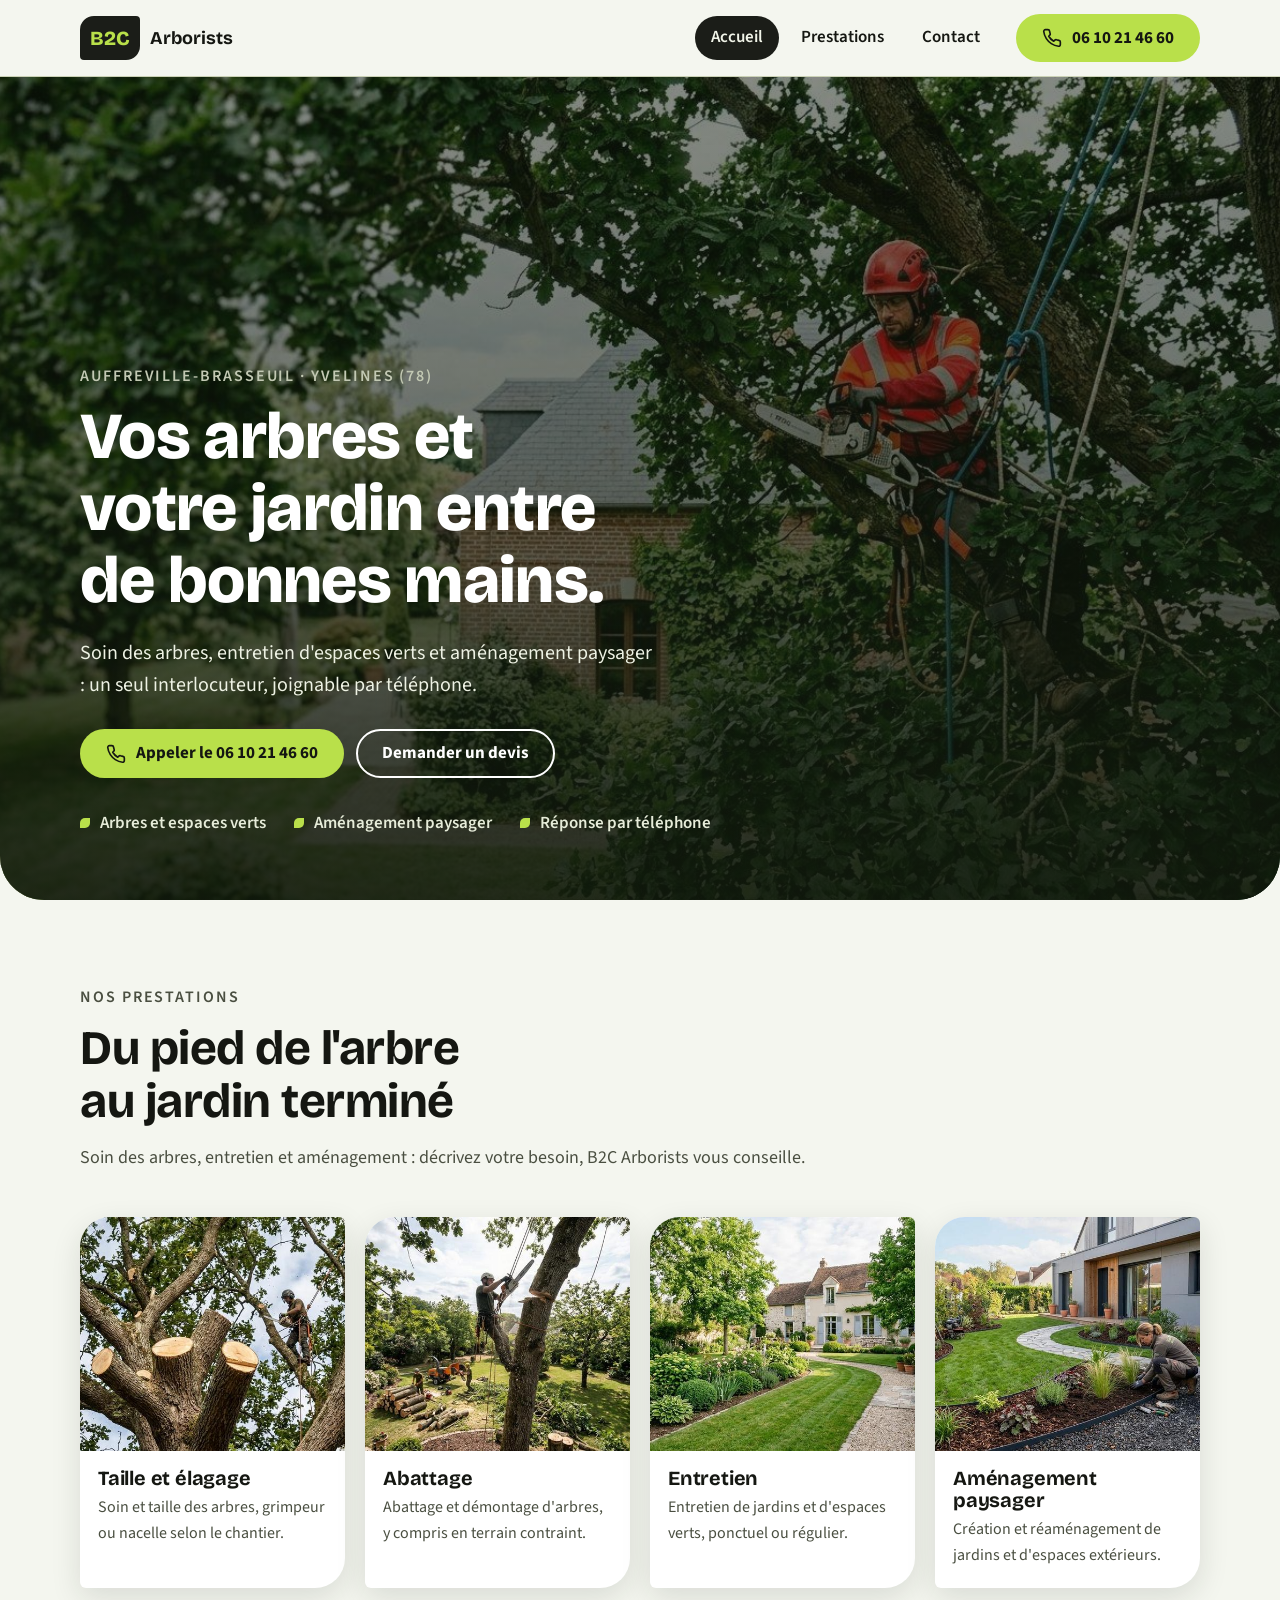
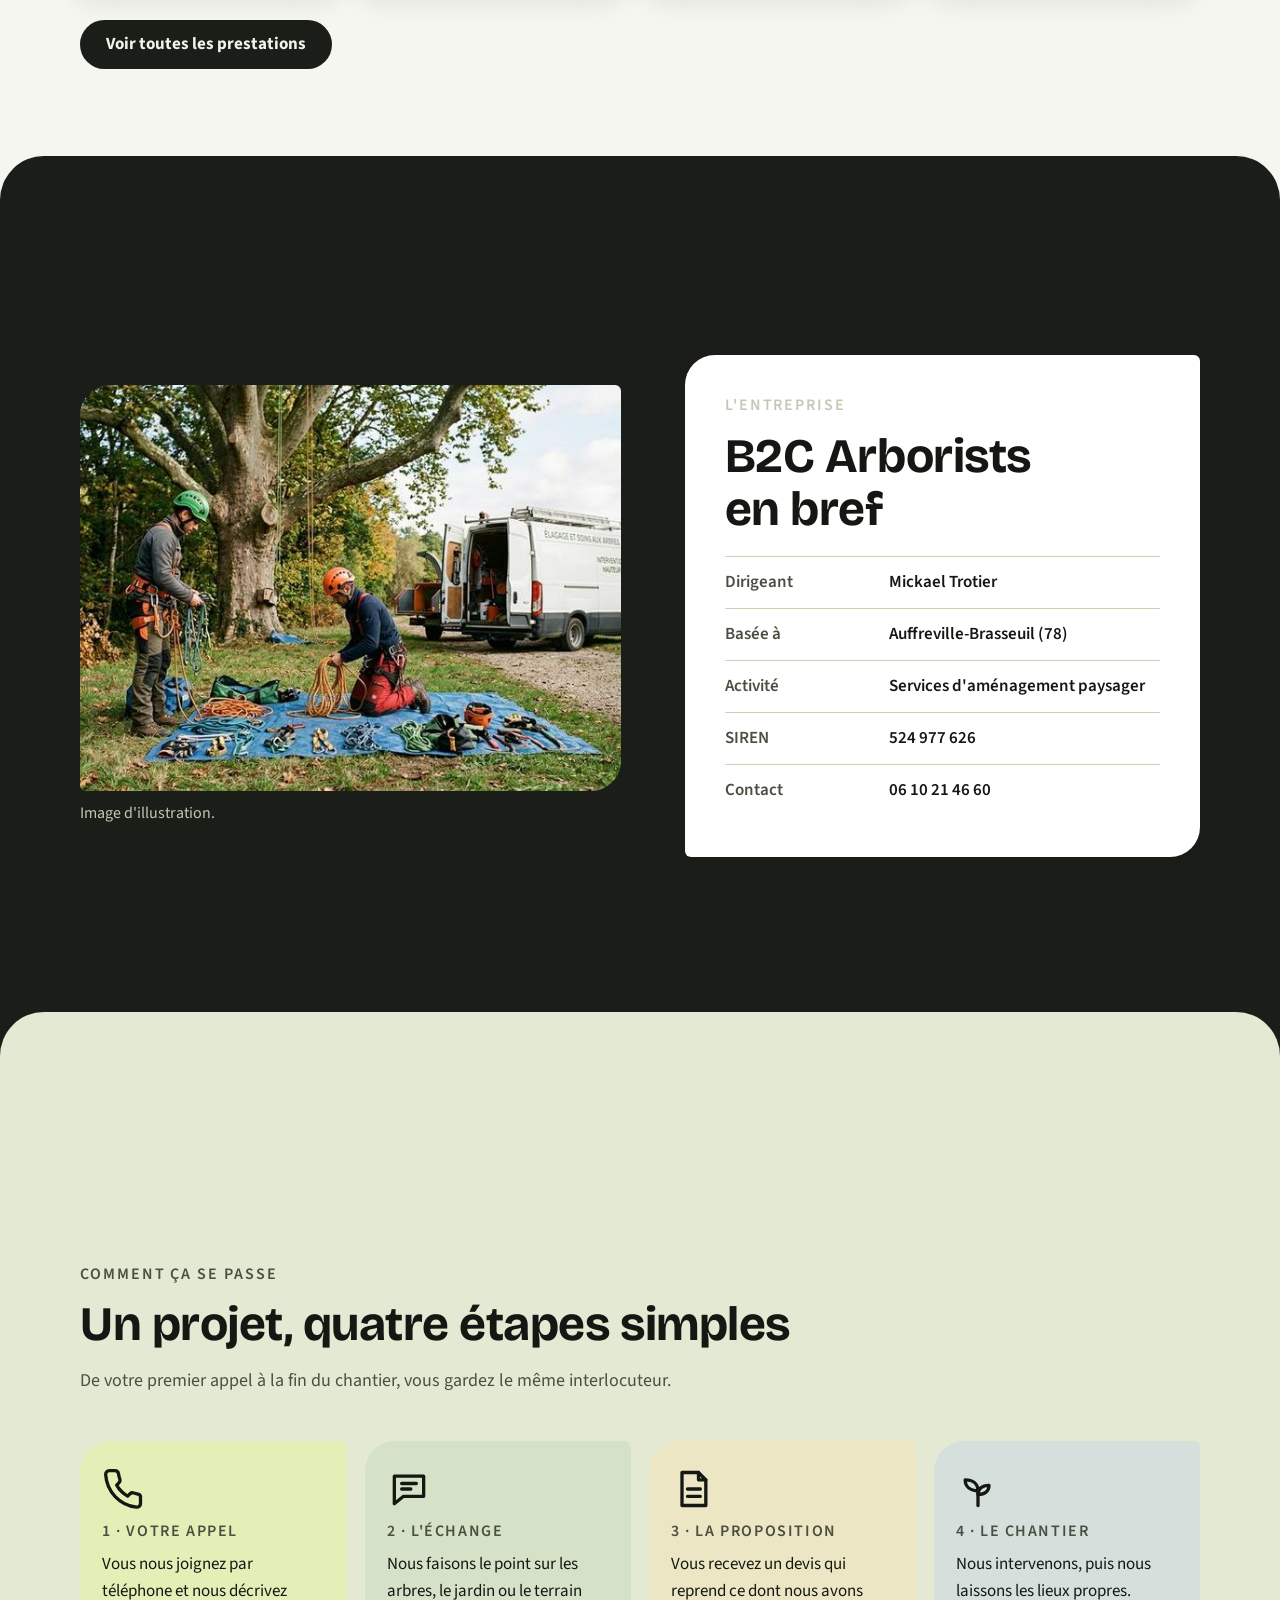
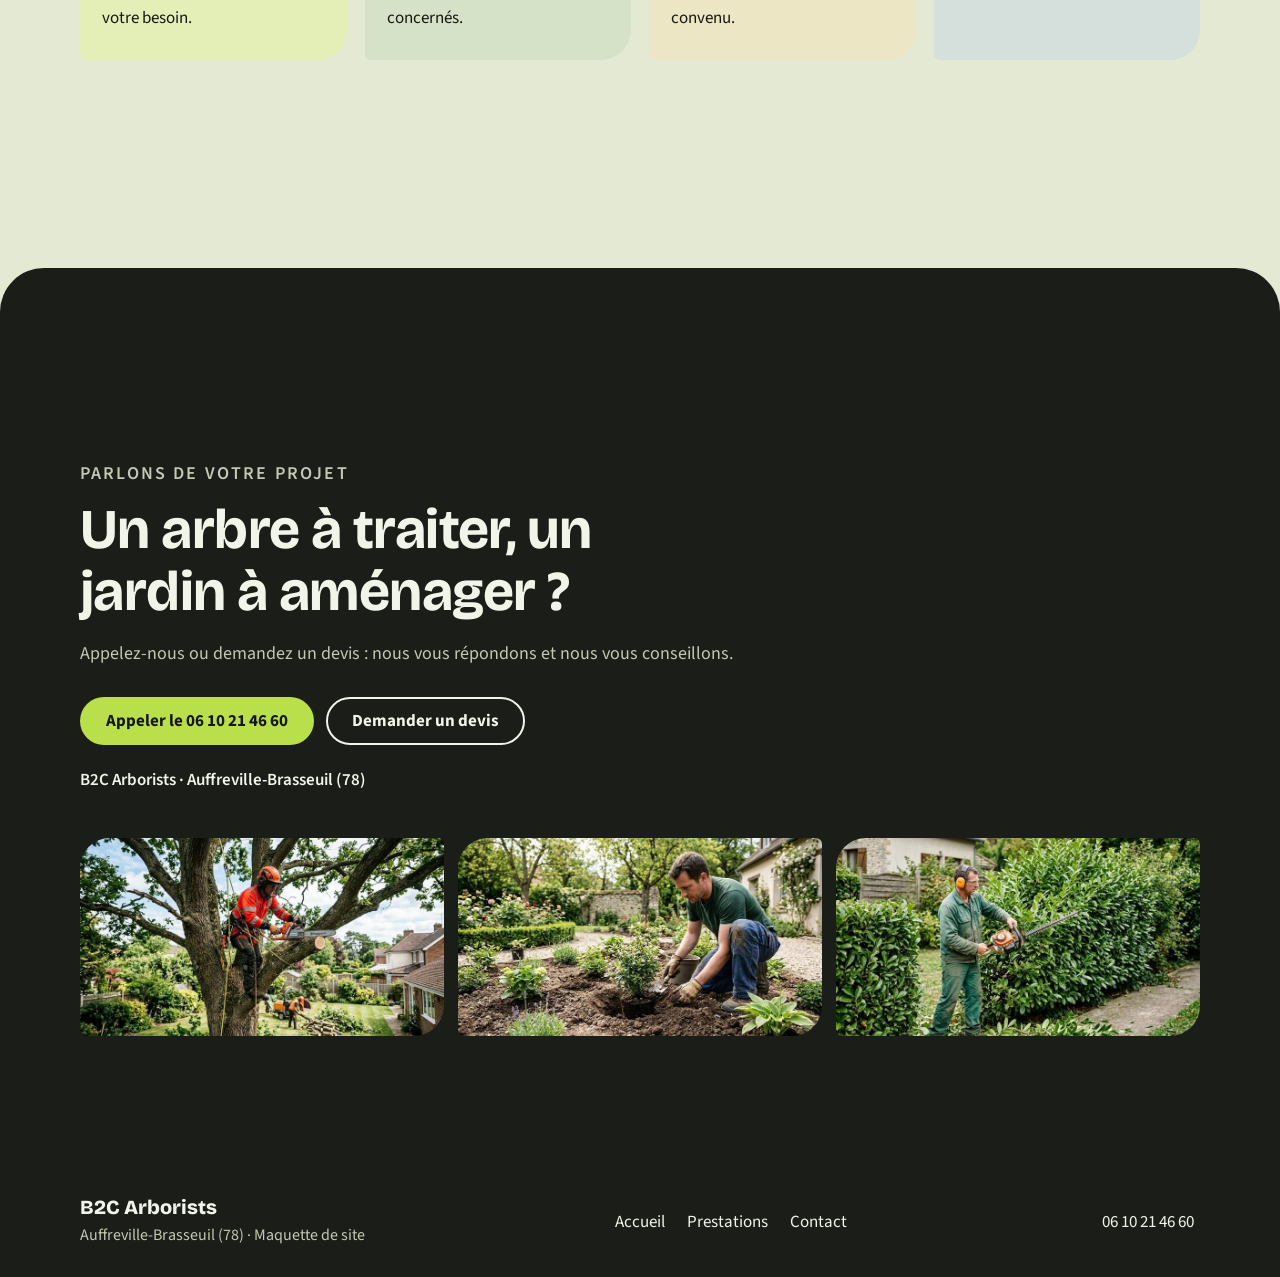
<file: index.html>
<!doctype html>
<html lang="fr">
<head>
<meta charset="utf-8">
<meta name="viewport" content="width=device-width, initial-scale=1">
<title>B2C Arborists · Arbres, espaces verts et aménagement paysager à Auffreville-Brasseuil (78)</title>
<meta name="description" content="B2C Arborists, à Auffreville-Brasseuil (Yvelines) : soin des arbres, entretien d'espaces verts et aménagement paysager. Appelez le 06 10 21 46 60 pour parler de votre projet.">
<meta name="robots" content="noindex, nofollow">
<meta name="theme-color" content="#1b1d18">
<link rel="icon" type="image/png" href="images/favicon.png">
<link rel="preconnect" href="https://fonts.googleapis.com">
<link rel="preconnect" href="https://fonts.gstatic.com" crossorigin>
<link href="https://fonts.googleapis.com/css2?family=Bricolage+Grotesque:opsz,wght@12..96,600;12..96,700;12..96,800&family=Source+Sans+3:wght@400;600;700&display=swap" rel="stylesheet">
<link rel="stylesheet" href="css/style.css">
</head>
<body>
<header class="hdr">
  <div class="wrap hdr__in">
    <a class="logo" href="https://webaunet.github.io/b2c-arborists/" aria-label="B2C Arborists, accueil"><span class="mk">B2C</span><span class="nm">Arborists</span></a>
    <nav class="nav" id="nav" aria-label="Navigation principale">
      <a href="index.html" aria-current="page">Accueil</a>
      <a href="prestations.html">Prestations</a>
      <a href="contact.html">Contact</a>
    </nav>
    <a class="btn btn--leaf hdr__call" href="tel:+33610214660" aria-label="Appeler le 06 10 21 46 60"><svg viewBox="0 0 24 24" fill="none" stroke="currentColor" stroke-width="2" stroke-linecap="round" stroke-linejoin="round" aria-hidden="true"><path d="M22 16.9v3a2 2 0 0 1-2.2 2 19.8 19.8 0 0 1-8.6-3.1 19.5 19.5 0 0 1-6-6A19.8 19.8 0 0 1 2.1 4.2 2 2 0 0 1 4.1 2h3a2 2 0 0 1 2 1.7c.1 1 .4 1.9.7 2.8a2 2 0 0 1-.5 2.1L8.1 9.9a16 16 0 0 0 6 6l1.3-1.3a2 2 0 0 1 2.1-.4c.9.3 1.8.6 2.8.7a2 2 0 0 1 1.7 2z"/></svg><span>06 10 21 46 60</span></a>
    <button class="burger" type="button" aria-expanded="false" aria-controls="nav" aria-label="Ouvrir le menu"><svg viewBox="0 0 24 24" fill="none" stroke="currentColor" stroke-width="2.2" stroke-linecap="round" aria-hidden="true"><path d="M4 7h16M4 12h16M4 17h16"/></svg></button>
  </div>
</header>

<main>
<section class="hero" aria-labelledby="h1">
  <img class="hero__img" src="images/hero-chene.jpg" width="1376" height="768" alt="Élagueur encordé dans un grand arbre, à côté d'une maison (image d'illustration)">
  <div class="wrap">
    <p class="eyebrow">Auffreville-Brasseuil · Yvelines (78)</p>
    <h1 id="h1">Vos arbres et votre jardin entre de bonnes mains.</h1>
    <p class="lead">Soin des arbres, entretien d'espaces verts et aménagement paysager : un seul interlocuteur, joignable par téléphone.</p>
    <div class="hero__cta">
      <a class="btn btn--leaf" href="tel:+33610214660"><svg viewBox="0 0 24 24" fill="none" stroke="currentColor" stroke-width="2" stroke-linecap="round" stroke-linejoin="round" aria-hidden="true"><path d="M22 16.9v3a2 2 0 0 1-2.2 2 19.8 19.8 0 0 1-8.6-3.1 19.5 19.5 0 0 1-6-6A19.8 19.8 0 0 1 2.1 4.2 2 2 0 0 1 4.1 2h3a2 2 0 0 1 2 1.7c.1 1 .4 1.9.7 2.8a2 2 0 0 1-.5 2.1L8.1 9.9a16 16 0 0 0 6 6l1.3-1.3a2 2 0 0 1 2.1-.4c.9.3 1.8.6 2.8.7a2 2 0 0 1 1.7 2z"/></svg>Appeler le 06 10 21 46 60</a>
      <a class="btn btn--ghost" href="contact.html">Demander un devis</a>
    </div>
    <ul class="hero__facts">
      <li>Arbres et espaces verts</li>
      <li>Aménagement paysager</li>
      <li>Réponse par téléphone</li>
    </ul>
  </div>
</section>

<section class="sec sec--under" id="prestations" aria-labelledby="h-prest">
  <div class="wrap">
    <div class="sec__head">
      <p class="eyebrow">Nos prestations</p>
      <h2 id="h-prest">Du pied de l'arbre au jardin terminé</h2>
      <p>Soin des arbres, entretien et aménagement : décrivez votre besoin, B2C Arborists vous conseille.</p>
    </div>
    <ul class="tiles">
      <li class="tile"><a href="prestations.html#arbres"><img src="images/etetage-reduction.jpg" width="800" height="436" loading="lazy" alt="Élagueur au travail dans la ramure d'un grand arbre aux branches taillées (image d'illustration)"><h3>Taille et élagage</h3><p>Soin et taille des arbres, grimpeur ou nacelle selon le chantier.</p></a></li>
      <li class="tile"><a href="prestations.html#abattage"><img src="images/abattage-demontage.jpg" width="800" height="436" loading="lazy" alt="Élagueur démontant un tronc à la tronçonneuse, au-dessus d'un jardin (image d'illustration)"><h3>Abattage</h3><p>Abattage et démontage d'arbres, y compris en terrain contraint.</p></a></li>
      <li class="tile"><a href="prestations.html#entretien"><img src="images/entretien-jardin.jpg" width="800" height="436" loading="lazy" alt="Jardin entretenu, pelouse et massifs (image d'illustration)"><h3>Entretien</h3><p>Entretien de jardins et d'espaces verts, ponctuel ou régulier.</p></a></li>
      <li class="tile"><a href="prestations.html#paysagisme"><img src="images/espace-vert.jpg" width="800" height="436" loading="lazy" alt="Espace vert aménagé avec massifs et pelouse (image d'illustration)"><h3>Aménagement paysager</h3><p>Création et réaménagement de jardins et d'espaces extérieurs.</p></a></li>
    </ul>
    <p class="more"><a class="btn btn--dark" href="prestations.html">Voir toutes les prestations</a></p>
  </div>
</section>

<section class="sec sec--lift sec--under on-band" id="entreprise" aria-labelledby="h-about">
  <div class="wrap about">
    <figure class="about__img">
      <img src="images/equipe-materiel.jpg" width="800" height="436" loading="lazy" alt="Deux élagueurs préparant cordes et matériel au pied d'un grand arbre, à côté d'un fourgon (image d'illustration)">
      <figcaption>Image d'illustration.</figcaption>
    </figure>
    <div class="card">
      <p class="eyebrow">L'entreprise</p>
      <h2 id="h-about">B2C Arborists en bref</h2>
      <dl class="facts">
        <div><dt>Dirigeant</dt><dd>Mickael Trotier</dd></div>
        <div><dt>Basée à</dt><dd>Auffreville-Brasseuil (78)</dd></div>
        <div><dt>Activité</dt><dd>Services d'aménagement paysager</dd></div>
        <div><dt>SIREN</dt><dd>524 977 626</dd></div>
        <div><dt>Contact</dt><dd>06 10 21 46 60</dd></div>
      </dl>
    </div>
  </div>
</section>

<section class="sec sec--lift sec--under sec--stone" id="deroulement" aria-labelledby="h-steps">
  <div class="wrap">
    <div class="sec__head">
      <p class="eyebrow">Comment ça se passe</p>
      <h2 id="h-steps">Un projet, quatre étapes simples</h2>
      <p>De votre premier appel à la fin du chantier, vous gardez le même interlocuteur.</p>
    </div>
    <ol class="steps">
      <li class="step"><svg viewBox="0 0 24 24" aria-hidden="true"><path d="M21 16.9v3a2 2 0 0 1-2.2 2A19 19 0 0 1 2 4.2 2 2 0 0 1 4 2h3a2 2 0 0 1 2 1.7c.1 1 .4 1.9.7 2.8a2 2 0 0 1-.5 2.1L8 9.9a16 16 0 0 0 6 6l1.3-1.3a2 2 0 0 1 2.1-.4c.9.3 1.8.6 2.8.7A2 2 0 0 1 21 16.9z"/></svg><span class="n">1 · Votre appel</span><p>Vous nous joignez par téléphone et nous décrivez votre besoin.</p></li>
      <li class="step"><svg viewBox="0 0 24 24" aria-hidden="true"><path d="M4 5h16v11H9l-5 4z"/><path d="M8 9h8M8 12h5"/></svg><span class="n">2 · L'échange</span><p>Nous faisons le point sur les arbres, le jardin ou le terrain concernés.</p></li>
      <li class="step"><svg viewBox="0 0 24 24" aria-hidden="true"><path d="M6 3h9l4 4v14H6z"/><path d="M15 3v4h4M9 12h7M9 16h7"/></svg><span class="n">3 · La proposition</span><p>Vous recevez un devis qui reprend ce dont nous avons convenu.</p></li>
      <li class="step"><svg viewBox="0 0 24 24" aria-hidden="true"><path d="M12 21v-9"/><path d="M12 13c0-4-3-6-7-6 0 4 3 6 7 6z"/><path d="M12 15c0-3 2-5 6-5 0 3-2 5-6 5z"/></svg><span class="n">4 · Le chantier</span><p>Nous intervenons, puis nous laissons les lieux propres.</p></li>
    </ol>
  </div>
</section>

<section class="sec sec--lift on-band" id="contact" aria-labelledby="h-cta">
  <div class="wrap">
    <div class="cta">
      <p class="eyebrow">Parlons de votre projet</p>
      <h2 id="h-cta">Un arbre à traiter, un jardin à aménager ?</h2>
      <p>Appelez-nous ou demandez un devis : nous vous répondons et nous vous conseillons.</p>
      <div class="cta__row">
        <a class="btn btn--leaf" href="tel:+33610214660">Appeler le 06 10 21 46 60</a>
        <a class="btn btn--ghost" href="contact.html">Demander un devis</a>
      </div>
      <address>B2C Arborists · Auffreville-Brasseuil (78)</address>
    </div>
    <ul class="strip3">
      <li><img src="images/elagage-chene.jpg" width="800" height="436" loading="lazy" alt="Arbre de grande taille en cours d'élagage (image d'illustration)"></li>
      <li><img src="images/plantation.jpg" width="800" height="437" loading="lazy" alt="Plantation dans un jardin (image d'illustration)"></li>
      <li><img src="images/taille-haies.jpg" width="800" height="598" loading="lazy" alt="Taille de haie dans un jardin (image d'illustration)"></li>
    </ul>
  </div>
</section>
</main>

<footer class="ftr">
  <div class="wrap ftr__in">
    <div><span class="name">B2C Arborists</span><small>Auffreville-Brasseuil (78) · Maquette de site</small></div>
    <nav aria-label="Pied de page"><a href="index.html">Accueil</a><a href="prestations.html">Prestations</a><a href="contact.html">Contact</a></nav>
    <a href="tel:+33610214660">06 10 21 46 60</a>
  </div>
</footer>
<script src="js/main.js"></script>
</body>
</html>
</file>
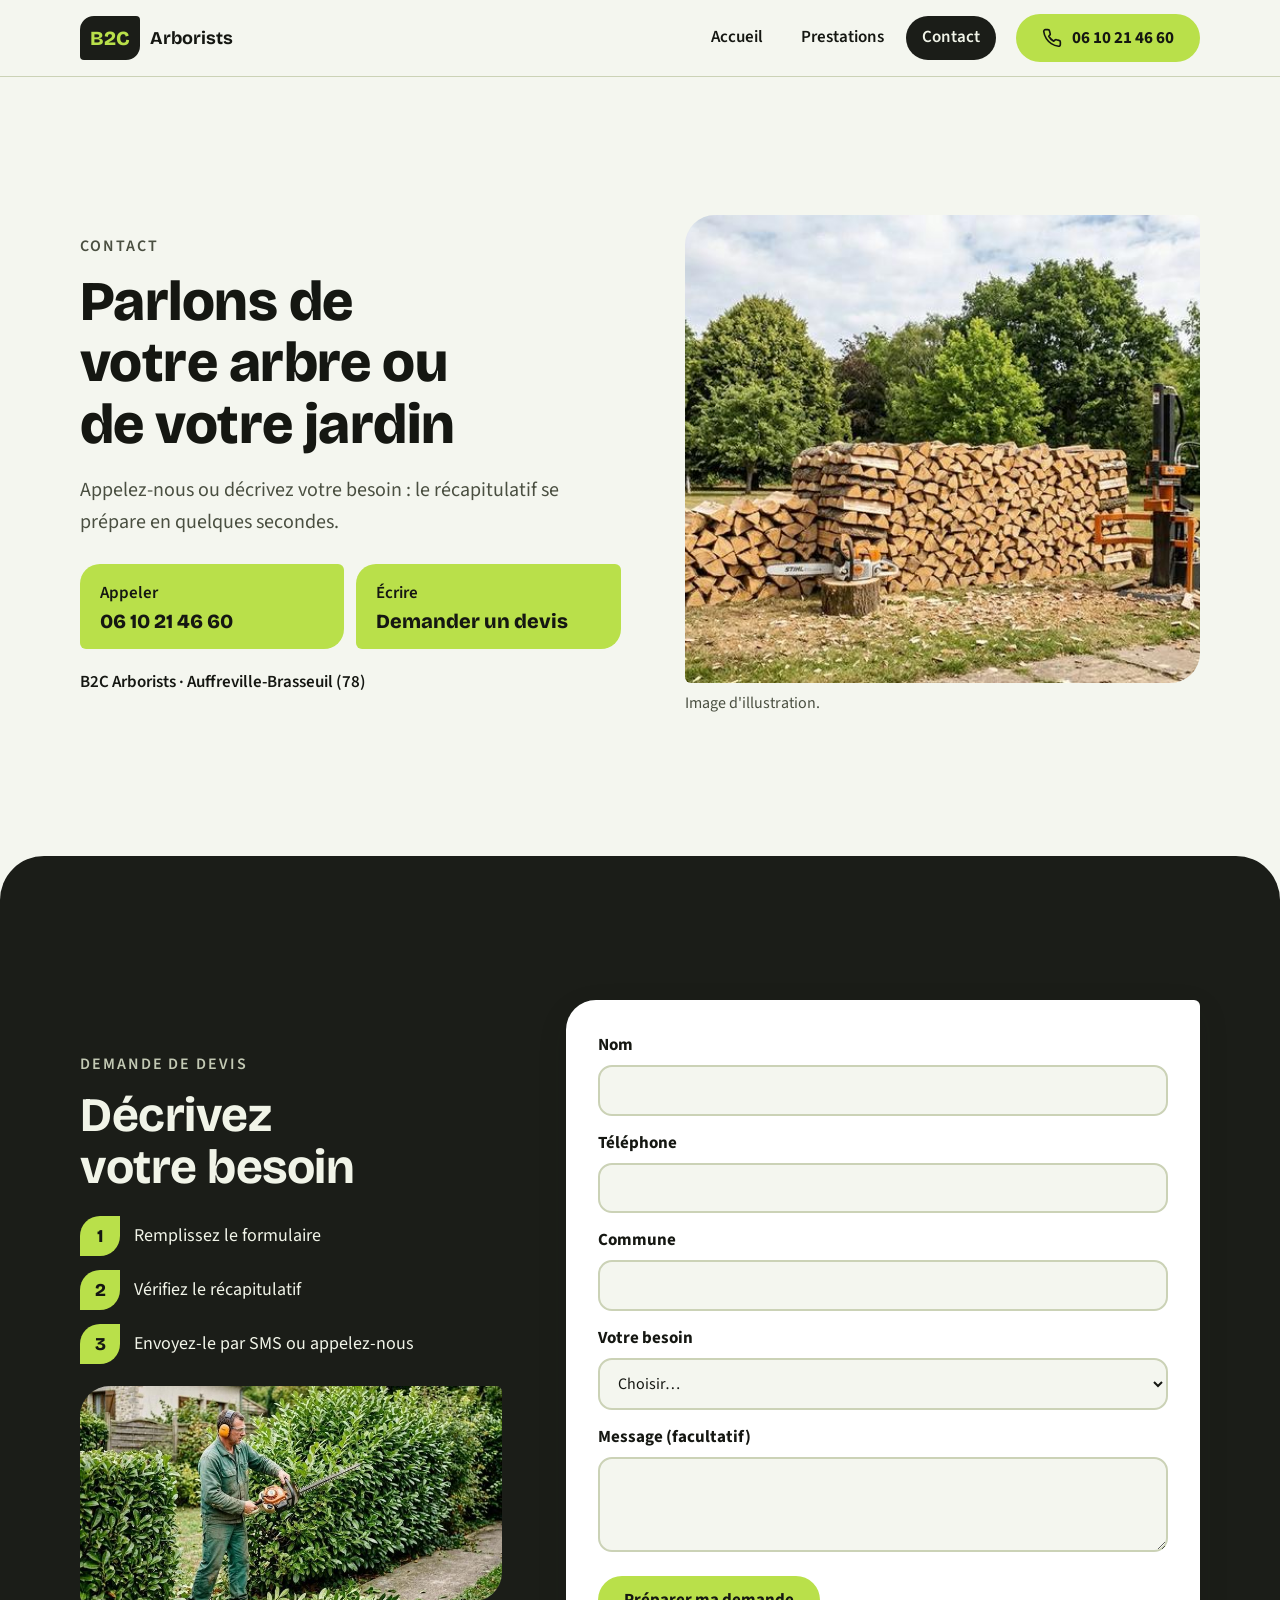
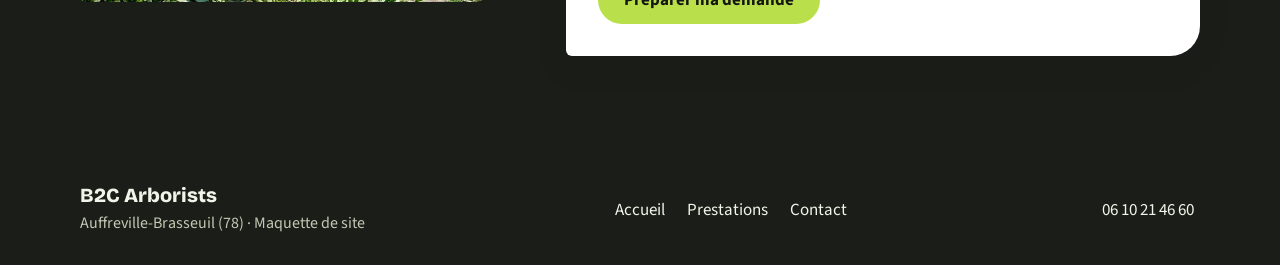
<file: contact.html>
<!doctype html>
<html lang="fr">
<head>
<meta charset="utf-8">
<meta name="viewport" content="width=device-width, initial-scale=1">
<title>Contact · B2C Arborists, Auffreville-Brasseuil (78)</title>
<meta name="description" content="Contactez B2C Arborists à Auffreville-Brasseuil (78) : téléphone et demande de devis pour vos arbres, votre entretien d'espaces verts ou votre aménagement paysager.">
<meta name="robots" content="noindex, nofollow">
<meta name="theme-color" content="#1b1d18">
<link rel="icon" type="image/png" href="images/favicon.png">
<link rel="preconnect" href="https://fonts.googleapis.com">
<link rel="preconnect" href="https://fonts.gstatic.com" crossorigin>
<link href="https://fonts.googleapis.com/css2?family=Bricolage+Grotesque:opsz,wght@12..96,600;12..96,700;12..96,800&family=Source+Sans+3:wght@400;600;700&display=swap" rel="stylesheet">
<link rel="stylesheet" href="css/style.css">
</head>
<body>
<header class="hdr">
  <div class="wrap hdr__in">
    <a class="logo" href="https://webaunet.github.io/b2c-arborists/" aria-label="B2C Arborists, accueil"><span class="mk">B2C</span><span class="nm">Arborists</span></a>
    <nav class="nav" id="nav" aria-label="Navigation principale">
      <a href="index.html">Accueil</a>
      <a href="prestations.html">Prestations</a>
      <a href="contact.html" aria-current="page">Contact</a>
    </nav>
    <a class="btn btn--leaf hdr__call" href="tel:+33610214660" aria-label="Appeler le 06 10 21 46 60"><svg viewBox="0 0 24 24" fill="none" stroke="currentColor" stroke-width="2" stroke-linecap="round" stroke-linejoin="round" aria-hidden="true"><path d="M22 16.9v3a2 2 0 0 1-2.2 2 19.8 19.8 0 0 1-8.6-3.1 19.5 19.5 0 0 1-6-6A19.8 19.8 0 0 1 2.1 4.2 2 2 0 0 1 4.1 2h3a2 2 0 0 1 2 1.7c.1 1 .4 1.9.7 2.8a2 2 0 0 1-.5 2.1L8.1 9.9a16 16 0 0 0 6 6l1.3-1.3a2 2 0 0 1 2.1-.4c.9.3 1.8.6 2.8.7a2 2 0 0 1 1.7 2z"/></svg><span>06 10 21 46 60</span></a>
    <button class="burger" type="button" aria-expanded="false" aria-controls="nav" aria-label="Ouvrir le menu"><svg viewBox="0 0 24 24" fill="none" stroke="currentColor" stroke-width="2.2" stroke-linecap="round" aria-hidden="true"><path d="M4 7h16M4 12h16M4 17h16"/></svg></button>
  </div>
</header>

<main>
<section class="chead sec--under" aria-labelledby="h1">
  <div class="wrap chead__in">
    <div>
      <p class="eyebrow">Contact</p>
      <h1 id="h1">Parlons de votre arbre ou de votre jardin</h1>
      <p class="lead">Appelez-nous ou décrivez votre besoin : le récapitulatif se prépare en quelques secondes.</p>
      <div class="callcards">
        <a class="callcard" href="tel:+33610214660"><span>Appeler</span><b>06 10 21 46 60</b></a>
        <a class="callcard" href="#devis"><span>Écrire</span><b>Demander un devis</b></a>
      </div>
      <address class="chead__addr">B2C Arborists · Auffreville-Brasseuil (78)</address>
    </div>
    <figure class="chead__img"><img src="images/bois-chauffage.jpg" width="800" height="446" alt="Jardin avec une pile de bois fendu et des arbres en arrière-plan (image d'illustration)"><figcaption>Image d'illustration.</figcaption></figure>
  </div>
</section>

<section class="sec sec--lift on-band" id="devis" aria-labelledby="h-form">
  <div class="wrap fgrid">
    <div class="fgrid__txt">
      <p class="eyebrow">Demande de devis</p>
      <h2 id="h-form">Décrivez votre besoin</h2>
      <ol class="fsteps"><li>Remplissez le formulaire</li><li>Vérifiez le récapitulatif</li><li>Envoyez-le par SMS ou appelez-nous</li></ol>
      <figure class="fgrid__img" style="margin-bottom:0"><img src="images/taille-haies.jpg" width="800" height="598" loading="lazy" alt="Taille de haie dans un jardin (image d'illustration)"></figure>
    </div>
    <div class="fgrid__form">
      <div class="card form" id="form-card">
        <form id="devis-form" novalidate>
          <div class="field"><label for="f-nom">Nom</label><input id="f-nom" name="nom" type="text" autocomplete="name" required aria-describedby="e-nom"><div class="err" id="e-nom" hidden></div></div>
          <div class="field"><label for="f-tel">Téléphone</label><input id="f-tel" name="tel" type="tel" autocomplete="tel" inputmode="tel" required aria-describedby="e-tel"><div class="err" id="e-tel" hidden></div></div>
          <div class="field"><label for="f-com">Commune</label><input id="f-com" name="commune" type="text" autocomplete="address-level2" required aria-describedby="e-com"><div class="err" id="e-com" hidden></div></div>
          <div class="field"><label for="f-besoin">Votre besoin</label><select id="f-besoin" name="besoin" required aria-describedby="e-besoin"><option value="">Choisir…</option><option>Taille, élagage</option><option>Abattage, dessouchage</option><option>Entretien d'espaces verts</option><option>Aménagement paysager</option><option>Autre demande</option></select><div class="err" id="e-besoin" hidden></div></div>
          <div class="field"><label for="f-msg">Message (facultatif)</label><textarea id="f-msg" name="message" rows="3"></textarea></div>
          <button class="btn btn--leaf btn--block" type="submit">Préparer ma demande</button>
        </form>
        <div class="recap" id="recap" hidden>
          <p class="ok" role="status">Votre demande est prête. Envoyez-la par SMS, copiez-la ou appelez-nous.</p>
          <label for="recap-text" class="sr-only" style="position:absolute;left:-9999px">Récapitulatif de la demande</label>
          <textarea id="recap-text" readonly></textarea>
          <div class="recap__btns">
            <a class="btn btn--leaf" id="r-sms" href="sms:+33610214660">Envoyer par SMS</a>
            <button class="btn btn--ghost recap__edit" type="button" id="r-copy">Copier</button>
            <a class="btn btn--ghost recap__edit" href="tel:+33610214660">Appeler</a>
            <button class="btn btn--ghost recap__edit" type="button" id="r-edit">Modifier</button>
          </div>
          <p class="src" id="r-msg" role="status"></p>
        </div>
      </div>
    </div>
  </div>
</section>
</main>

<footer class="ftr">
  <div class="wrap ftr__in">
    <div><span class="name">B2C Arborists</span><small>Auffreville-Brasseuil (78) · Maquette de site</small></div>
    <nav aria-label="Pied de page"><a href="index.html">Accueil</a><a href="prestations.html">Prestations</a><a href="contact.html">Contact</a></nav>
    <a href="tel:+33610214660">06 10 21 46 60</a>
  </div>
</footer>
<script src="js/main.js"></script>
</body>
</html>
</file>
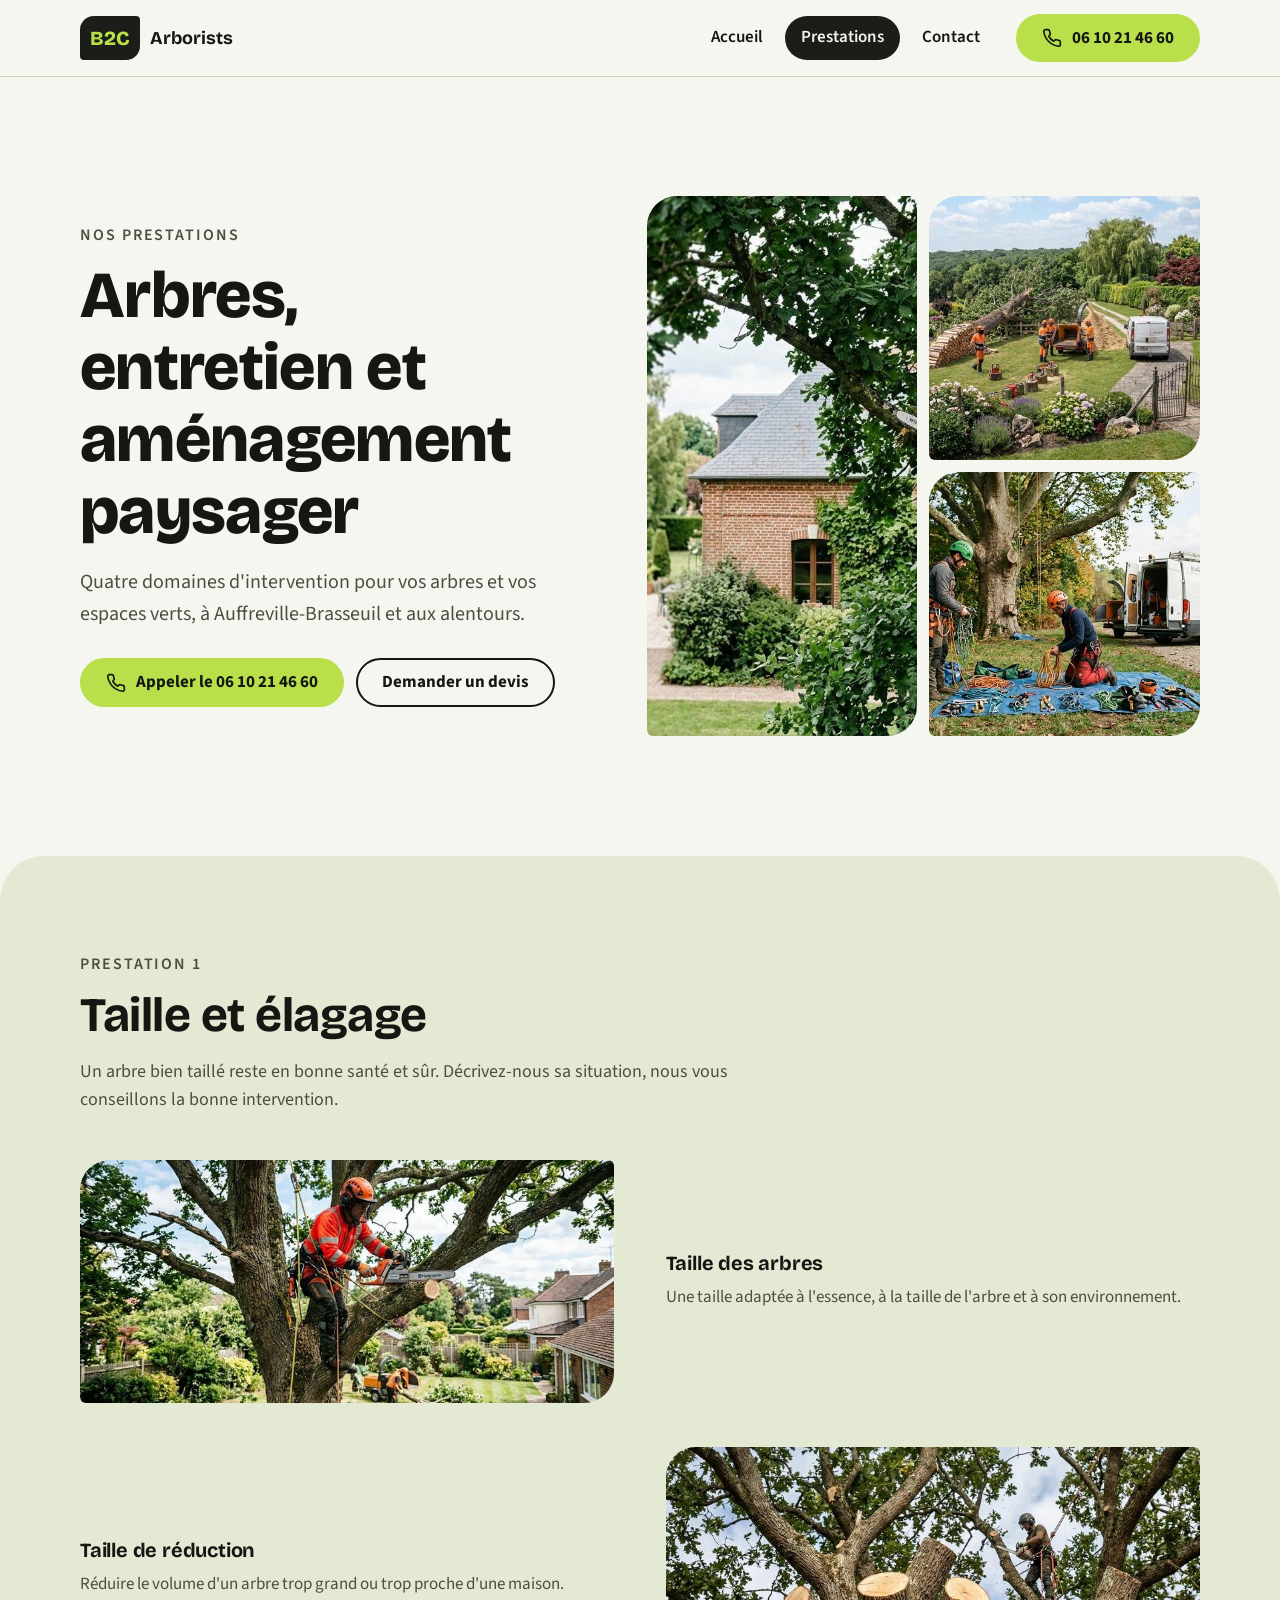
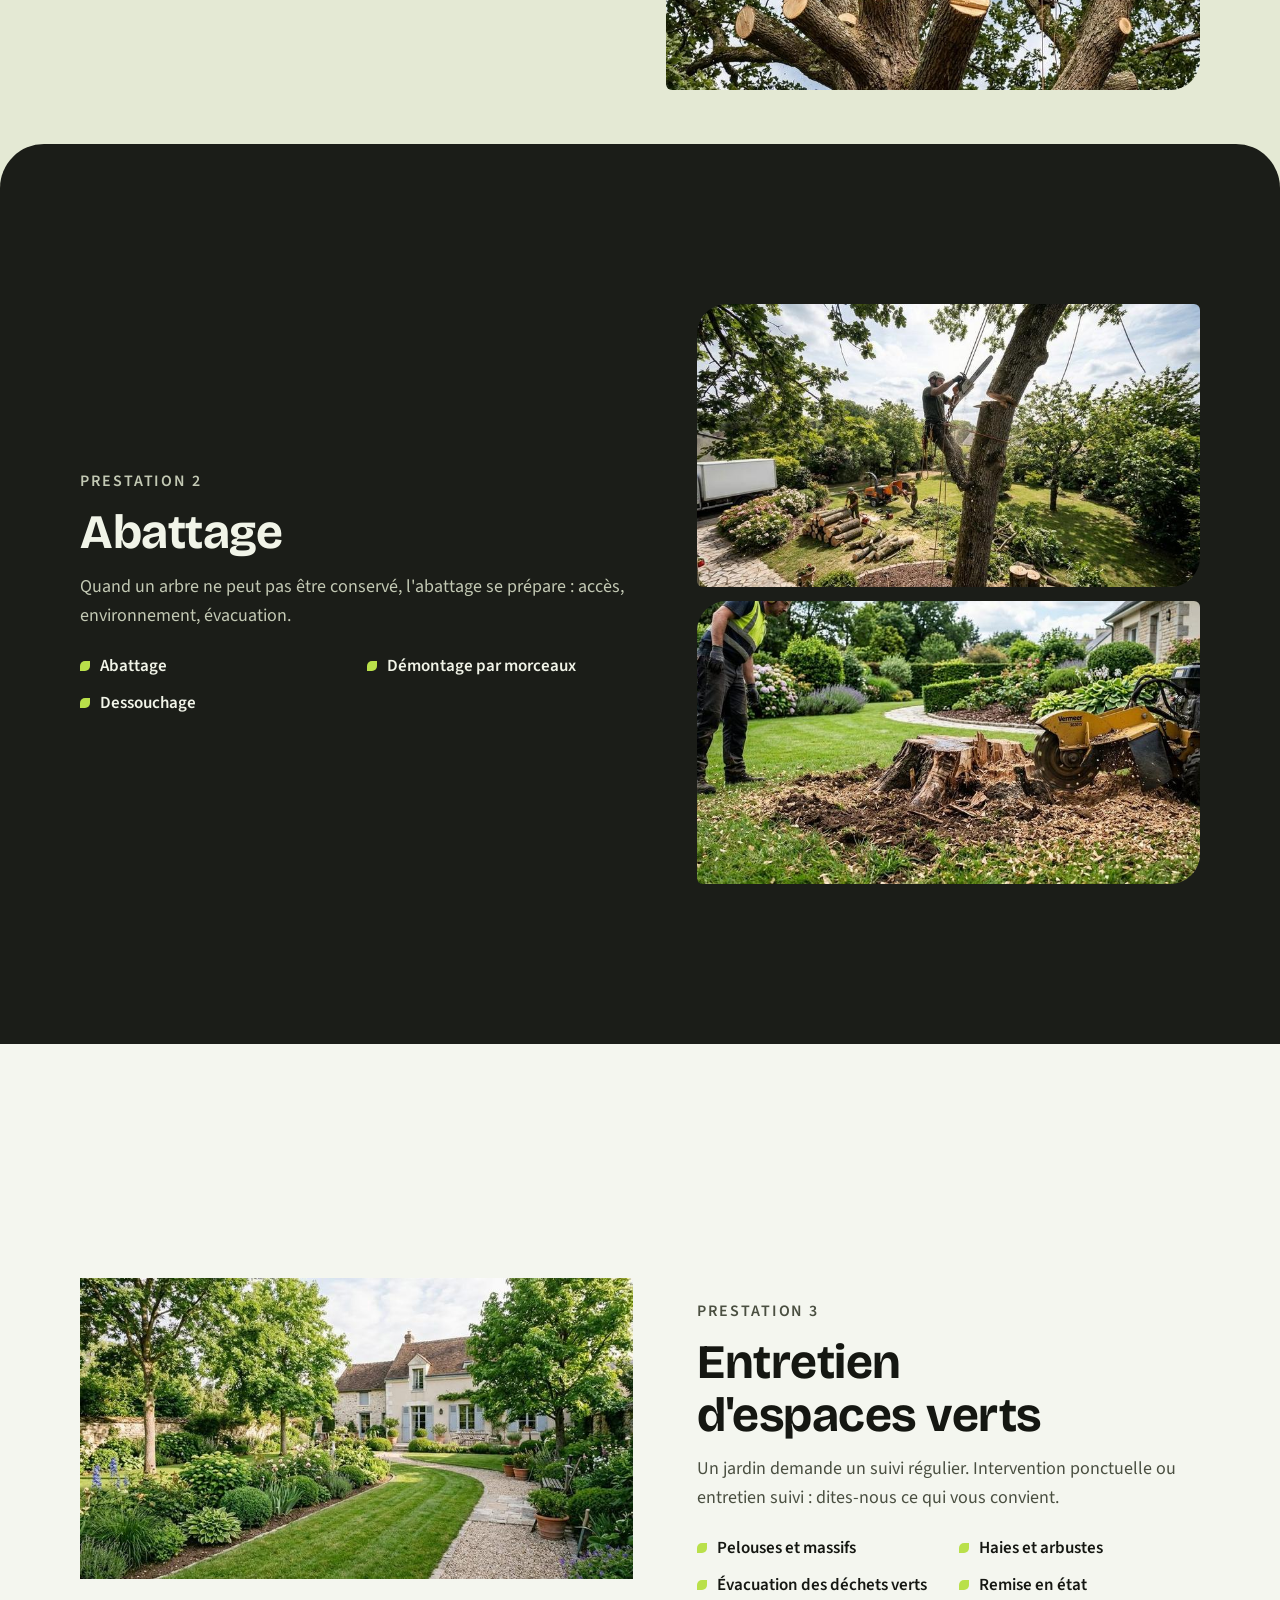
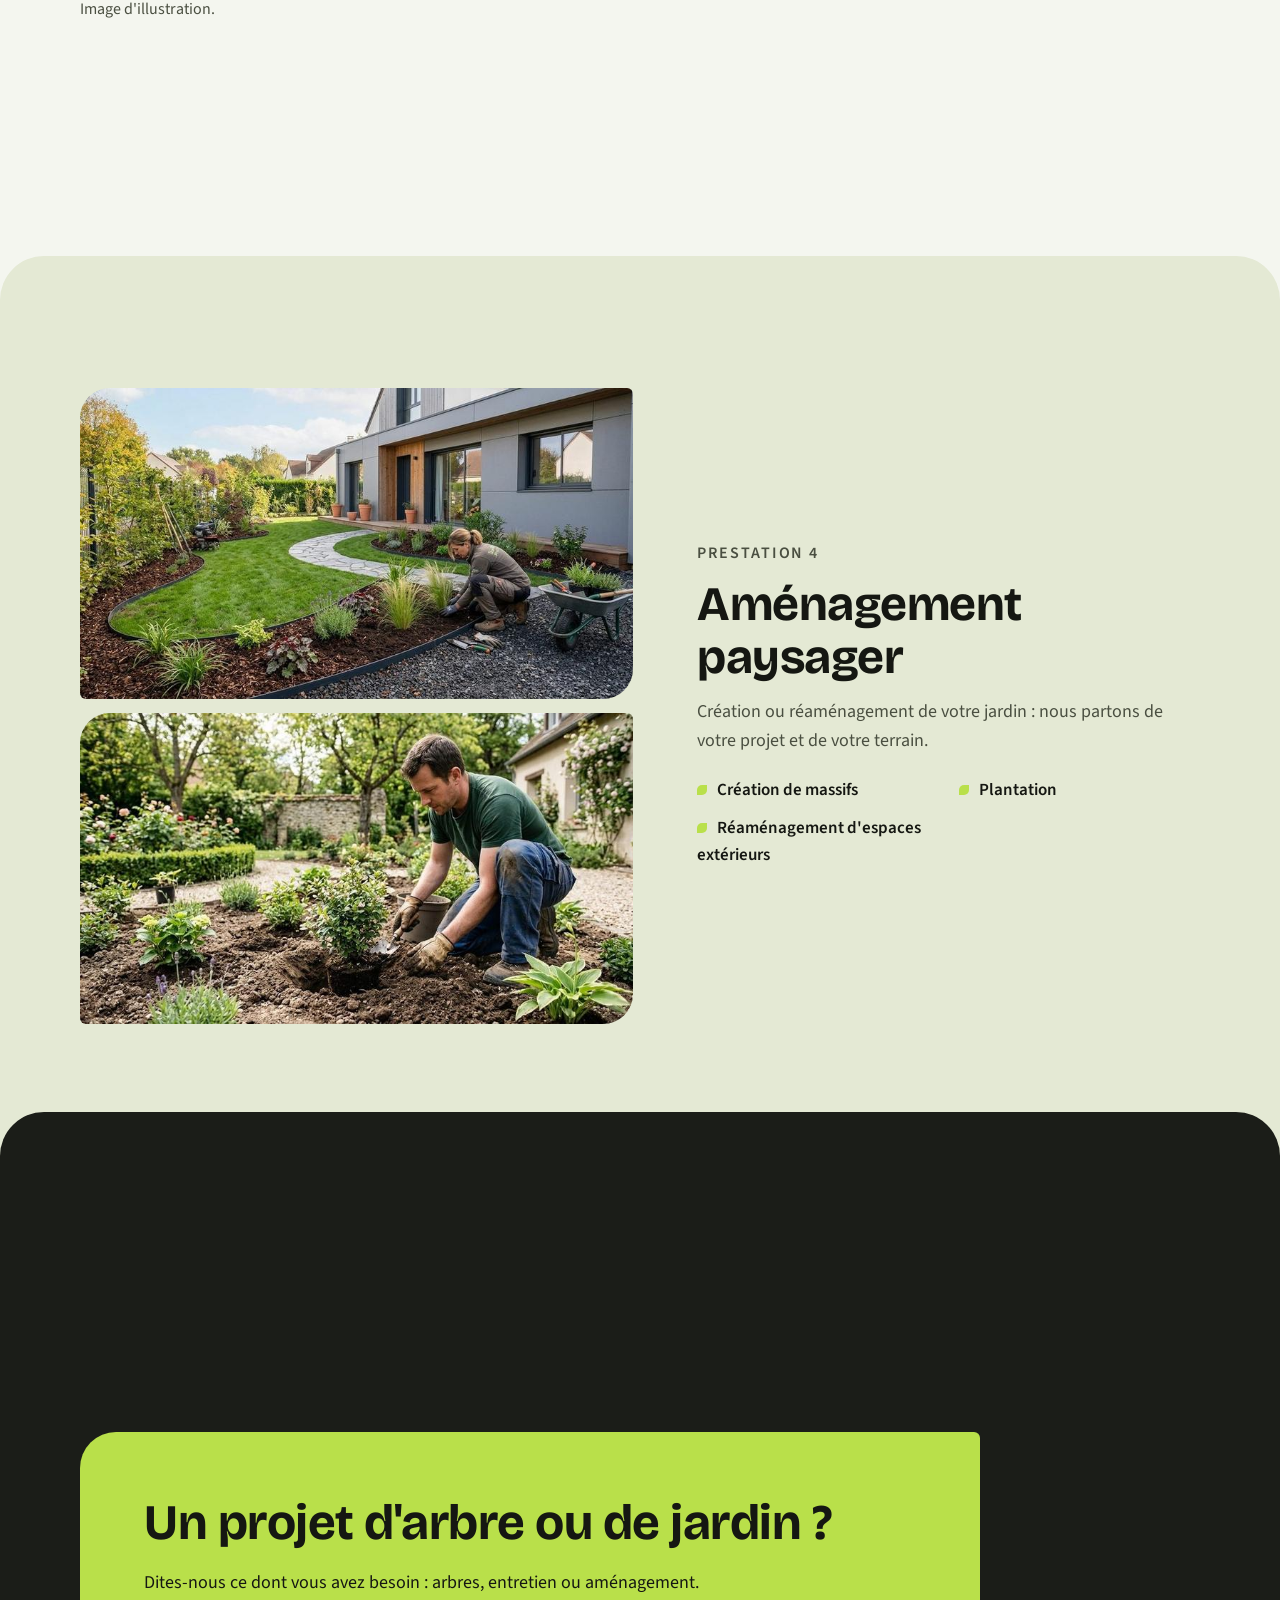
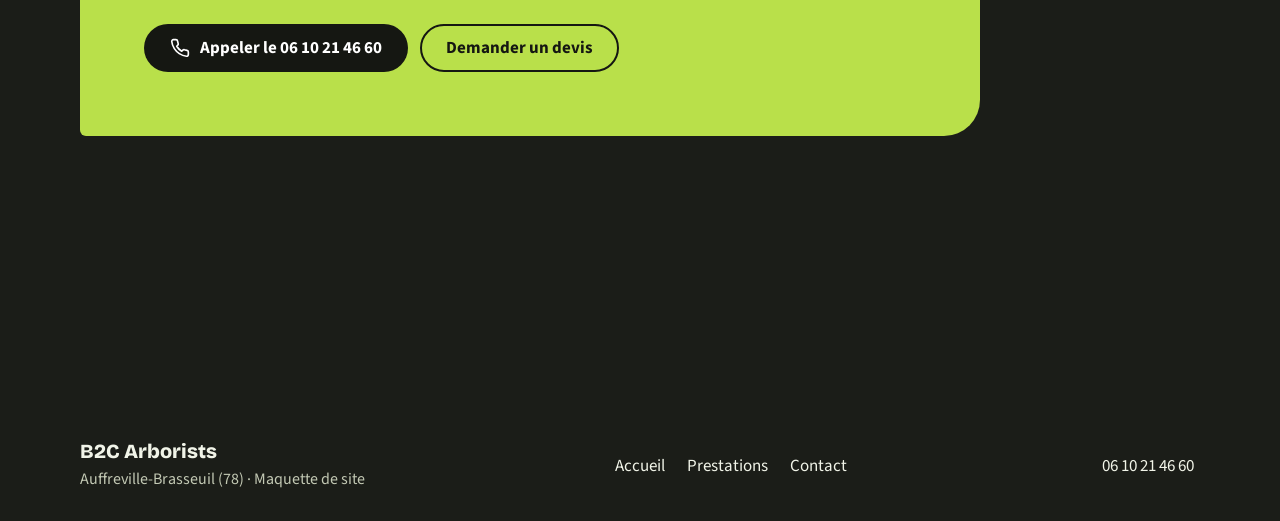
<file: prestations.html>
<!doctype html>
<html lang="fr">
<head>
<meta charset="utf-8">
<meta name="viewport" content="width=device-width, initial-scale=1">
<title>Prestations · B2C Arborists, Auffreville-Brasseuil (78)</title>
<meta name="description" content="Prestations de B2C Arborists à Auffreville-Brasseuil (78) : taille et élagage, abattage, entretien d'espaces verts et aménagement paysager.">
<meta name="robots" content="noindex, nofollow">
<meta name="theme-color" content="#1b1d18">
<link rel="icon" type="image/png" href="images/favicon.png">
<link rel="preconnect" href="https://fonts.googleapis.com">
<link rel="preconnect" href="https://fonts.gstatic.com" crossorigin>
<link href="https://fonts.googleapis.com/css2?family=Bricolage+Grotesque:opsz,wght@12..96,600;12..96,700;12..96,800&family=Source+Sans+3:wght@400;600;700&display=swap" rel="stylesheet">
<link rel="stylesheet" href="css/style.css">
</head>
<body>
<header class="hdr">
  <div class="wrap hdr__in">
    <a class="logo" href="https://webaunet.github.io/b2c-arborists/" aria-label="B2C Arborists, accueil"><span class="mk">B2C</span><span class="nm">Arborists</span></a>
    <nav class="nav" id="nav" aria-label="Navigation principale">
      <a href="index.html">Accueil</a>
      <a href="prestations.html" aria-current="page">Prestations</a>
      <a href="contact.html">Contact</a>
    </nav>
    <a class="btn btn--leaf hdr__call" href="tel:+33610214660" aria-label="Appeler le 06 10 21 46 60"><svg viewBox="0 0 24 24" fill="none" stroke="currentColor" stroke-width="2" stroke-linecap="round" stroke-linejoin="round" aria-hidden="true"><path d="M22 16.9v3a2 2 0 0 1-2.2 2 19.8 19.8 0 0 1-8.6-3.1 19.5 19.5 0 0 1-6-6A19.8 19.8 0 0 1 2.1 4.2 2 2 0 0 1 4.1 2h3a2 2 0 0 1 2 1.7c.1 1 .4 1.9.7 2.8a2 2 0 0 1-.5 2.1L8.1 9.9a16 16 0 0 0 6 6l1.3-1.3a2 2 0 0 1 2.1-.4c.9.3 1.8.6 2.8.7a2 2 0 0 1 1.7 2z"/></svg><span>06 10 21 46 60</span></a>
    <button class="burger" type="button" aria-expanded="false" aria-controls="nav" aria-label="Ouvrir le menu"><svg viewBox="0 0 24 24" fill="none" stroke="currentColor" stroke-width="2.2" stroke-linecap="round" aria-hidden="true"><path d="M4 7h16M4 12h16M4 17h16"/></svg></button>
  </div>
</header>

<main>
<section class="phead sec--under" aria-labelledby="h1">
  <div class="wrap phead__in">
    <div>
      <p class="eyebrow">Nos prestations</p>
      <h1 id="h1">Arbres, entretien et aménagement paysager</h1>
      <p class="lead">Quatre domaines d'intervention pour vos arbres et vos espaces verts, à Auffreville-Brasseuil et aux alentours.</p>
      <div class="hero__cta"><a class="btn btn--leaf" href="tel:+33610214660"><svg viewBox="0 0 24 24" fill="none" stroke="currentColor" stroke-width="2" stroke-linecap="round" stroke-linejoin="round" aria-hidden="true"><path d="M22 16.9v3a2 2 0 0 1-2.2 2 19.8 19.8 0 0 1-8.6-3.1 19.5 19.5 0 0 1-6-6A19.8 19.8 0 0 1 2.1 4.2 2 2 0 0 1 4.1 2h3a2 2 0 0 1 2 1.7c.1 1 .4 1.9.7 2.8a2 2 0 0 1-.5 2.1L8.1 9.9a16 16 0 0 0 6 6l1.3-1.3a2 2 0 0 1 2.1-.4c.9.3 1.8.6 2.8.7a2 2 0 0 1 1.7 2z"/></svg>Appeler le 06 10 21 46 60</a><a class="btn btn--ghost" href="contact.html">Demander un devis</a></div>
    </div>
    <div class="mosaic">
      <figure><img src="images/hero-chene.jpg" width="1376" height="768" alt="Élagueur encordé dans un grand arbre, à côté d'une maison (image d'illustration)"></figure>
      <figure><img src="images/elagage-urgence.jpg" width="800" height="436" alt="Équipe en intervention dans un jardin, avec un broyeur et un fourgon (image d'illustration)"></figure>
      <figure><img src="images/equipe-materiel.jpg" width="800" height="436" alt="Deux élagueurs préparant cordes et matériel au pied d'un arbre (image d'illustration)"></figure>
    </div>
  </div>
</section>

<section class="sec sec--lift sec--under sec--stone" id="arbres" aria-labelledby="h-el">
  <div class="wrap">
    <div class="sec__head">
      <p class="eyebrow">Prestation 1</p>
      <h2 id="h-el">Taille et élagage</h2>
      <p>Un arbre bien taillé reste en bonne santé et sûr. Décrivez-nous sa situation, nous vous conseillons la bonne intervention.</p>
    </div>
    <div class="rows">
      <article class="row"><figure><img src="images/elagage-chene.jpg" width="800" height="436" loading="lazy" alt="Grand arbre en cours d'élagage (image d'illustration)"></figure><div><h3>Taille des arbres</h3><p>Une taille adaptée à l'essence, à la taille de l'arbre et à son environnement.</p></div></article>
      <article class="row row--rev"><figure><img src="images/etetage-reduction.jpg" width="800" height="436" loading="lazy" alt="Élagueur dans la ramure d'un arbre dont les grosses branches ont été taillées (image d'illustration)"></figure><div><h3>Taille de réduction</h3><p>Réduire le volume d'un arbre trop grand ou trop proche d'une maison.</p></div></article>
    </div>
  </div>
</section>

<section class="sec sec--lift sec--under on-band" id="abattage" aria-labelledby="h-ab">
  <div class="wrap split">
    <div>
      <p class="eyebrow">Prestation 2</p>
      <h2 id="h-ab">Abattage</h2>
      <p class="mut">Quand un arbre ne peut pas être conservé, l'abattage se prépare : accès, environnement, évacuation.</p>
      <ul class="checks"><li>Abattage</li><li>Démontage par morceaux</li><li>Dessouchage</li></ul>
    </div>
    <div class="pair">
      <img src="images/abattage-demontage.jpg" width="800" height="436" loading="lazy" alt="Élagueur démontant un tronc à la tronçonneuse au-dessus d'un jardin (image d'illustration)">
      <img src="images/dessouchage.jpg" width="800" height="436" loading="lazy" alt="Dessouchage (image d'illustration)">
    </div>
  </div>
</section>

<section class="sec sec--lift sec--under" id="entretien" aria-labelledby="h-en">
  <div class="wrap split">
    <figure class="ill" style="margin:0"><img src="images/entretien-jardin.jpg" width="800" height="436" loading="lazy" alt="Jardin entretenu, pelouse et massifs (image d'illustration)"><p class="src">Image d'illustration.</p></figure>
    <div>
      <p class="eyebrow">Prestation 3</p>
      <h2 id="h-en">Entretien d'espaces verts</h2>
      <p class="mut">Un jardin demande un suivi régulier. Intervention ponctuelle ou entretien suivi : dites-nous ce qui vous convient.</p>
      <ul class="checks"><li>Pelouses et massifs</li><li>Haies et arbustes</li><li>Évacuation des déchets verts</li><li>Remise en état</li></ul>
    </div>
  </div>
</section>

<section class="sec sec--lift sec--under sec--stone" id="paysagisme" aria-labelledby="h-pa">
  <div class="wrap split">
    <div class="pair">
      <img src="images/espace-vert.jpg" width="800" height="436" loading="lazy" alt="Espace vert aménagé avec massifs et pelouse (image d'illustration)">
      <img src="images/plantation.jpg" width="800" height="437" loading="lazy" alt="Plantation dans un jardin (image d'illustration)">
    </div>
    <div>
      <p class="eyebrow">Prestation 4</p>
      <h2 id="h-pa">Aménagement paysager</h2>
      <p class="mut">Création ou réaménagement de votre jardin : nous partons de votre projet et de votre terrain.</p>
      <ul class="checks"><li>Création de massifs</li><li>Plantation</li><li>Réaménagement d'espaces extérieurs</li></ul>
    </div>
  </div>
</section>

<section class="sec sec--lift on-band" aria-labelledby="h-fin">
  <div class="wrap">
    <div class="strip">
      <h2 id="h-fin">Un projet d'arbre ou de jardin ?</h2>
      <p>Dites-nous ce dont vous avez besoin : arbres, entretien ou aménagement.</p>
      <div class="cta__row"><a class="btn btn--dark" href="tel:+33610214660"><svg viewBox="0 0 24 24" fill="none" stroke="currentColor" stroke-width="2" stroke-linecap="round" stroke-linejoin="round" aria-hidden="true"><path d="M22 16.9v3a2 2 0 0 1-2.2 2 19.8 19.8 0 0 1-8.6-3.1 19.5 19.5 0 0 1-6-6A19.8 19.8 0 0 1 2.1 4.2 2 2 0 0 1 4.1 2h3a2 2 0 0 1 2 1.7c.1 1 .4 1.9.7 2.8a2 2 0 0 1-.5 2.1L8.1 9.9a16 16 0 0 0 6 6l1.3-1.3a2 2 0 0 1 2.1-.4c.9.3 1.8.6 2.8.7a2 2 0 0 1 1.7 2z"/></svg>Appeler le 06 10 21 46 60</a><a class="btn btn--ghost" href="contact.html">Demander un devis</a></div>
    </div>
  </div>
</section>
</main>

<footer class="ftr">
  <div class="wrap ftr__in">
    <div><span class="name">B2C Arborists</span><small>Auffreville-Brasseuil (78) · Maquette de site</small></div>
    <nav aria-label="Pied de page"><a href="index.html">Accueil</a><a href="prestations.html">Prestations</a><a href="contact.html">Contact</a></nav>
    <a href="tel:+33610214660">06 10 21 46 60</a>
  </div>
</footer>
<script src="js/main.js"></script>
</body>
</html>
</file>
<file: css/style.css>
/* B2C Arborists — feuille commune. Anthracite et vert vif ; bandes sombres à bords courbes. */
:root{
--bg:#f4f6ef; --bg2:#e4e9d4; --card:#ffffff; --ink:#151712; --muted:#4a4f41; --line:#cbd2b6;
--band:#1b1d18; --band-ink:#f1f4e8; --band-muted:#c3c9b4;
--leaf:#b9e04a; --leaf-ink:#151712; --lime:#b9e04a; --sage:#7d8667; --link:#1b1d18;
--c1:#e4efb8; --c2:#d6e2c8; --c3:#ece6c4; --c4:#d5dfdc;
--shadow:0 10px 30px rgba(27,36,24,.12);
--f-display:"Bricolage Grotesque","Trebuchet MS",system-ui,sans-serif;
--f-body:"Source Sans 3","Segoe UI",system-ui,sans-serif;
--hh:76px; --lift:44px; --pad:clamp(40px,6vh,72px); --r:30px 6px 30px 6px;
}
@media (prefers-color-scheme:dark){:root{
--bg:#11130e; --bg2:#181b13; --card:#1e2218; --ink:#eef1e4; --muted:#b4bba4; --line:#2d3325;
--band:#1b1d18; --band-ink:#f1f4e8; --band-muted:#c3c9b4; --link:#cfe985;
--c1:#33401a; --c2:#26382a; --c3:#3d3a1c; --c4:#25343a; --shadow:0 10px 30px rgba(0,0,0,.45); color-scheme:dark}}

*,*::before,*::after{box-sizing:border-box}
html{scroll-behavior:smooth;scroll-padding-top:calc(var(--hh) + 8px)}
body{margin:0;background:var(--bg);color:var(--ink);font:400 1.0625rem/1.6 var(--f-body);-webkit-text-size-adjust:100%}
img{display:block;max-width:100%;height:auto}
a{color:var(--link)}
h1,h2,h3{font-family:var(--f-display);line-height:1.1;margin:0;text-wrap:balance;letter-spacing:-.01em}
h1{font-size:clamp(2.25rem,6vw,4.1rem);font-weight:800}
h2{font-size:clamp(1.9rem,4.2vw,3rem);font-weight:700}
h3{font-size:1.25rem;font-weight:700}
p{margin:0}
:focus-visible{outline:3px solid var(--leaf);outline-offset:3px;border-radius:6px}
.wrap{width:100%;max-width:1160px;margin-inline:auto;padding-inline:max(20px,env(safe-area-inset-left,0px)) max(20px,env(safe-area-inset-right,0px))}
.eyebrow{font:600 1rem/1.3 var(--f-body);letter-spacing:.12em;text-transform:uppercase;color:var(--muted);margin-bottom:14px}
.on-band .eyebrow,.hero .eyebrow{color:var(--band-muted)}

/* Boutons */
.btn{display:inline-flex;align-items:center;justify-content:center;gap:10px;min-height:48px;padding:12px 24px;border-radius:999px;font:700 1.0625rem/1.2 var(--f-body);text-decoration:none;border:2px solid transparent;cursor:pointer;transition:transform .15s,background .15s,box-shadow .15s}
.btn svg{width:20px;height:20px;flex:none}
.btn--leaf{background:var(--leaf);color:var(--leaf-ink)}
.btn--leaf:hover{background:#cdee6a;transform:translateY(-2px);box-shadow:0 8px 20px rgba(0,0,0,.2)}
.btn--ghost{border-color:currentColor;color:inherit;background:transparent}
.btn--ghost:hover{background:rgba(255,255,255,.14);transform:translateY(-2px)}
.btn--dark{background:var(--band);color:var(--band-ink)}
.btn--dark:hover{transform:translateY(-2px);box-shadow:var(--shadow)}

/* En-tête */
.hdr{position:sticky;top:0;z-index:50;background:var(--bg);box-shadow:0 1px 0 var(--line)}
.hdr__in{display:flex;align-items:center;gap:20px;height:var(--hh)}
.logo{display:flex;align-items:center;gap:10px;min-height:44px;text-decoration:none;color:var(--ink);font:800 1.375rem/1 var(--f-display);white-space:nowrap}
.logo .mk{display:inline-grid;place-items:center;min-height:44px;padding:0 10px;background:var(--band);color:var(--lime);border-radius:14px 4px 14px 4px;font-size:1.25rem}
.logo .nm{font-weight:700;font-size:1.125rem}
@media (max-width:420px){.logo .nm{display:none}}
.nav{display:flex;align-items:center;gap:6px;margin-left:auto}
.nav a{display:inline-flex;align-items:center;min-height:44px;padding:0 16px;border-radius:999px;color:var(--ink);text-decoration:none;font-weight:600}
.nav a:hover{background:var(--bg2)}
.nav a[aria-current="page"]{background:var(--band);color:var(--band-ink)}
.hdr__call{display:inline-flex;flex:none}
.burger{display:none;flex:none;width:48px;height:48px;border:0;border-radius:12px;background:var(--bg2);color:var(--ink);cursor:pointer;align-items:center;justify-content:center}
.burger svg{width:26px;height:26px}
@media (max-width:980px){
.burger{display:inline-flex}
.hdr__in{gap:10px}
.hdr__call{margin-left:auto;width:48px;padding:0}
.hdr__call span{display:none}
.nav{position:absolute;left:0;right:0;top:var(--hh);flex-direction:column;align-items:stretch;gap:4px;padding:12px max(20px,env(safe-area-inset-left,0px)) 20px;background:var(--bg);box-shadow:0 18px 30px rgba(0,0,0,.18);margin:0;display:none}
.nav.is-open{display:flex}
.nav a{min-height:48px;font-size:1.125rem}
}

/* Sections */
.sec{min-height:100svh;display:grid;align-content:center;padding-block:var(--pad)}
.sec--under{padding-bottom:calc(var(--pad) + var(--lift))}
.sec--lift{position:relative;margin-top:calc(var(--lift) * -1);border-radius:var(--lift) var(--lift) 0 0;padding-top:calc(var(--pad) + var(--lift))}
.on-band{background:var(--band);color:var(--band-ink)}
.sec--stone{background:var(--bg2)}
.sec__head{max-width:46rem;margin-bottom:clamp(28px,5vh,48px)}
.sec__head p:not(.eyebrow){margin-top:16px;color:var(--muted);font-size:1.125rem}

/* Hero */
.hero{position:relative;max-width:1495px;margin-inline:auto;border-radius:0 0 var(--lift) var(--lift);min-height:calc(100svh - var(--hh));display:grid;align-items:end;color:#fff;overflow:hidden;background:#1e2b1b}
.hero__img{position:absolute;inset:0;width:100%;height:100%;object-fit:cover;object-position:80% 40%}
.hero::after{content:"";position:absolute;inset:0;background:linear-gradient(180deg,rgba(16,24,12,.5) 0%,rgba(16,24,12,.6) 45%,rgba(16,24,12,.9) 100%)}
.hero .wrap{position:relative;z-index:1;padding-block:clamp(36px,7vh,80px)}
.hero h1{max-width:16ch}
.hero p.lead{max-width:36rem;margin-top:20px;font-size:1.25rem;color:#eef2e4}
.hero__cta{display:flex;flex-wrap:wrap;gap:12px;margin-top:28px}
.hero__facts{display:flex;flex-wrap:wrap;gap:8px 28px;margin:32px 0 0;padding:0;list-style:none;color:#e6ecd9;font-weight:600}
.hero__facts li::before{content:"";display:inline-block;width:10px;height:10px;border-radius:50% 0 50% 0;background:var(--lime);margin-right:10px}

/* Prestations (cartes photo) */
.tiles{display:grid;grid-template-columns:repeat(4,1fr);gap:20px;margin:0;padding:0;list-style:none}
.tile{border-radius:var(--r);overflow:hidden;background:var(--card);box-shadow:var(--shadow);transition:transform .15s}
.tile:hover{transform:translateY(-4px)}
.tile a{display:block;color:inherit;text-decoration:none;height:100%}
.tile img{width:100%;height:clamp(150px,26svh,260px);object-fit:cover}
.tile h3{padding:16px 18px 6px}
.tile p{padding:0 18px 20px;color:var(--muted);font-size:1rem}
.more{margin-top:32px}
.note{margin-top:14px;color:var(--muted);font-size:1rem}
@media (max-width:980px){.tiles{grid-template-columns:repeat(2,1fr)}.tile img{height:clamp(100px,17svh,170px)}}
@media (max-width:700px){.tiles{gap:14px}.tile h3{padding:12px 14px 4px;font-size:1.0625rem}.tile p{padding:0 14px 14px;font-size:1rem}.tile img{height:auto;aspect-ratio:3/2}}
@media (max-width:700px){.sec__head p:not(.eyebrow){display:none}.sec__head{margin-bottom:24px}}

/* À propos */
.about{display:grid;grid-template-columns:1.05fr 1fr;gap:clamp(24px,5vw,64px);align-items:center}
.about__img{margin:0}
.about__img img{width:100%;aspect-ratio:4/3;object-fit:cover;border-radius:var(--r)}
.about__img figcaption{margin-top:10px;color:var(--band-muted);font-size:1rem}
.card{background:var(--card);color:var(--ink);border-radius:var(--r);padding:clamp(24px,4vw,40px);box-shadow:var(--shadow)}
.card h2{margin-bottom:20px}
.facts{margin:0;display:grid;gap:0}
.facts div{display:grid;grid-template-columns:9.5rem 1fr;gap:12px;padding:12px 0;border-top:1px solid var(--line)}
.facts dt{color:var(--muted);font-weight:600}
.facts dd{margin:0;font-weight:600}
@media (max-width:900px){.about{grid-template-columns:1fr}.about__img img{aspect-ratio:2/1}.about__img figcaption{display:none}}
@media (max-width:560px){.facts div{grid-template-columns:6.2rem 1fr;padding:9px 0}.card{padding:22px}.card h2{margin-bottom:12px;font-size:1.6rem}.about{gap:14px}}

/* Saisons */
.steps{display:grid;grid-template-columns:repeat(4,1fr);gap:18px;margin:0;padding:0;list-style:none}
.step{border-radius:var(--r);padding:26px 22px 28px;color:var(--ink);display:flex;flex-direction:column;gap:12px}
.step:nth-child(1){background:var(--c1)}.step:nth-child(2){background:var(--c2)}.step:nth-child(3){background:var(--c3)}.step:nth-child(4){background:var(--c4)}
.step svg{width:44px;height:44px;stroke:currentColor;fill:none;stroke-width:1.8;stroke-linecap:round;stroke-linejoin:round}
.step .n{font:600 1rem/1 var(--f-body);letter-spacing:.1em;text-transform:uppercase;color:var(--muted)}
.step p{color:var(--ink)}
.chips{list-style:none;padding:0;margin:32px 0 0;display:flex;flex-wrap:wrap;gap:10px}
.chips li{padding:10px 18px;border-radius:999px;background:var(--card);font-weight:600;box-shadow:var(--shadow)}
@media (max-width:980px){.steps{grid-template-columns:repeat(2,1fr)}}
@media (max-width:560px){.steps{grid-template-columns:1fr;gap:8px}.step{padding:12px 16px;display:grid;grid-template-columns:40px 1fr;column-gap:14px;row-gap:2px}.step svg{width:40px;height:40px;grid-row:1/4}.step>*:not(svg){grid-column:2}.chips{display:none}}

/* Appel final */
.cta{max-width:48rem}
.cta h2{font-size:clamp(2rem,5vw,3.5rem)}
.cta p{margin-top:18px;font-size:1.125rem;color:var(--band-muted)}
.cta__row{display:flex;flex-wrap:wrap;gap:12px;margin-top:28px}
.cta address{margin-top:22px;font-style:normal;color:var(--band-ink);font-weight:600}
.cta address a{display:inline-flex;align-items:center;min-height:44px;color:inherit}
.strip3{display:grid;grid-template-columns:repeat(3,1fr);gap:14px;margin:clamp(24px,5vh,44px) 0 0;padding:0;list-style:none}
.strip3 img{width:100%;height:clamp(110px,22svh,200px);object-fit:cover;border-radius:var(--r)}
@media (max-width:560px){.strip3{gap:8px;margin-top:20px}.strip3 img{height:90px}}

/* Pied de page */
.ftr{background:var(--band);color:var(--band-ink);padding-block:28px}
.ftr__in{display:flex;flex-wrap:wrap;align-items:center;justify-content:space-between;gap:12px 28px}
.ftr a{color:var(--band-ink);text-decoration:none;display:inline-flex;align-items:center;min-height:44px;padding:0 6px}
.ftr a:hover{text-decoration:underline}
.ftr nav{display:flex;flex-wrap:wrap;gap:0 10px}
.ftr .name{font:800 1.25rem/1 var(--f-display)}
.ftr small{display:block;color:var(--band-muted);font-size:1rem}
@media (max-width:560px){.ftr nav{display:none}.ftr{padding-block:16px}}
@media (prefers-reduced-motion:reduce){*{transition:none!important;scroll-behavior:auto!important}}
@media (max-width:700px){:root{--lift:28px}}
@media (max-height:800px){.sec__head p:not(.eyebrow){display:none}.sec__head{margin-bottom:28px}}

/* ---- Pages intérieures ---- */
.lead{font-size:1.25rem;color:var(--muted);margin-top:18px;max-width:36rem}
.phead{overflow-x:clip;min-height:calc(100svh - var(--hh));display:grid;align-items:center;padding-block:var(--pad)}
.phead.sec--under{padding-bottom:calc(var(--pad) + var(--lift))}
.phead__in{display:grid;grid-template-columns:1fr 1.1fr;gap:clamp(24px,5vw,64px);align-items:center}
.phead .hero__cta .btn--ghost{color:var(--ink)}
.phead .hero__cta .btn--ghost:hover{background:var(--bg2)}
.mosaic{display:grid;grid-template-columns:1fr 1fr;grid-template-rows:1fr 1fr;gap:12px;height:min(540px,64svh)}
.mosaic figure{margin:0;overflow:hidden;border-radius:var(--r);min-height:0}
.mosaic figure:first-child{grid-row:1/3}
.mosaic img{width:100%;height:100%;object-fit:cover}
.fan{position:relative;height:min(460px,56svh);display:flex;align-items:center;justify-content:center}
.fan figure{margin:0;position:absolute;width:min(46%,260px);aspect-ratio:3/4;border-radius:var(--r);overflow:hidden;box-shadow:var(--shadow);border:6px solid var(--card)}
.fan img{width:100%;height:100%;object-fit:cover}
.fan figure:nth-child(1){transform:translateX(-62%) rotate(-8deg)}
.fan figure:nth-child(2){transform:translateY(-4%) scale(1.06);z-index:2}
.fan figure:nth-child(3){transform:translateX(62%) rotate(8deg)}
@media (max-width:820px){.phead__in{grid-template-columns:1fr}.mosaic{height:250px}.fan{height:230px}.fan figure{width:min(34%,150px);border-width:4px}}
.rows{display:grid;gap:clamp(22px,4vw,44px)}
.row{display:grid;grid-template-columns:1fr 1fr;gap:clamp(20px,4vw,56px);align-items:center}
.row figure{margin:0}
.row img{width:100%;height:clamp(150px,27svh,270px);object-fit:cover;border-radius:var(--r)}
.row--rev figure{order:2}
.row p{margin-top:10px;color:var(--muted)}
@media (max-width:820px){.row{grid-template-columns:clamp(110px,28vw,220px) 1fr;gap:16px;align-items:start}.row--rev figure{order:0}.row img{height:auto;aspect-ratio:1/1;border-radius:16px}.rows{gap:20px}}
.split{display:grid;grid-template-columns:1.1fr 1fr;gap:clamp(24px,5vw,64px);align-items:center}
.checks{list-style:none;padding:0;margin:22px 0 0;display:grid;grid-template-columns:1fr 1fr;gap:10px 20px;font-weight:600}
.checks li::before{content:"";display:inline-block;width:10px;height:10px;border-radius:50% 0 50% 0;background:var(--lime);margin-right:10px}
.on-band p.mut{color:var(--band-muted);margin-top:14px;font-size:1.125rem}
.pair{display:grid;gap:14px}
.pair img{width:100%;aspect-ratio:16/9;object-fit:cover;border-radius:var(--r)}
.split p.mut{margin-top:14px;color:var(--muted);font-size:1.125rem}
.on-band .split p.mut{color:var(--band-muted)}
@media (max-width:820px){.ill{display:none}.split{grid-template-columns:1fr}.checks{grid-template-columns:1fr}.pair{grid-template-columns:1fr 1fr}.pair img{aspect-ratio:1/1}}
.strip{background:var(--leaf);color:var(--leaf-ink);border-radius:36px 6px 36px 6px;padding:clamp(28px,5vw,64px);display:grid;gap:18px;max-width:900px}
.strip h2{font-size:clamp(1.9rem,4.4vw,3.1rem)}
.strip p{font-size:1.125rem}
.strip .cta__row{margin-top:8px}
.strip .btn--dark{background:var(--leaf-ink);color:#fff}
.strip .btn--ghost:hover{background:rgba(31,22,8,.12)}
.gal{display:grid;grid-template-columns:repeat(4,1fr);gap:14px;margin:0;padding:0;list-style:none}
.gal li{margin:0}
.gal img{width:100%;height:clamp(140px,30svh,300px);object-fit:cover;border-radius:var(--r)}
.gal li:nth-child(1){grid-column:span 2}
.gal li:nth-child(1) img,.gal li:nth-child(4) img{height:clamp(140px,30svh,300px)}
.gal figcaption{margin-top:8px;color:var(--muted);font-size:1rem}
@media (max-width:820px){.gal{grid-template-columns:1fr 1fr;gap:10px}.gal li:nth-child(1){grid-column:span 2}.gal img{height:auto;aspect-ratio:3/2}.gal figcaption{display:none}}
.gal--band figcaption{color:var(--band-muted)}
.src{margin-top:18px;color:var(--muted);font-size:1rem}
.on-band .src{color:var(--band-muted)}

/* Contact */
.chead{min-height:calc(100svh - var(--hh));display:grid;align-content:center;padding-block:var(--pad)}
.chead.sec--under{padding-bottom:calc(var(--pad) + var(--lift))}
.chead__in{display:grid;grid-template-columns:1.05fr 1fr;gap:clamp(24px,5vw,64px);align-items:center}
.chead h1{font-size:clamp(2.1rem,5.2vw,3.5rem)}
.callcards{display:grid;grid-template-columns:1fr 1fr;gap:12px;margin-top:26px}
.callcard{display:flex;flex-direction:column;gap:2px;padding:16px 20px;border-radius:20px 6px 20px 6px;background:var(--leaf);color:var(--leaf-ink);text-decoration:none;transition:transform .15s,box-shadow .15s;min-height:72px;justify-content:center}
.callcard:hover{transform:translateY(-2px);box-shadow:var(--shadow)}
.callcard span{font-weight:600}
.callcard b{font:800 1.25rem/1.2 var(--f-display);overflow-wrap:anywhere}
.chead__addr{font-style:normal;font-weight:600;margin-top:20px}
.chead__img{margin:0}
.chead__img img{width:100%;height:clamp(240px,52svh,520px);object-fit:cover;border-radius:var(--r)}
.chead__img figcaption{margin-top:8px;color:var(--muted);font-size:1rem}
@media (max-width:820px){.chead__in{grid-template-columns:1fr}.chead__img{display:none}.callcards{grid-template-columns:1fr}}
.fgrid{display:grid;grid-template-columns:.8fr 1.2fr;gap:clamp(24px,5vw,72px);align-items:center}
.fgrid>*{min-width:0}
.fsteps{margin:22px 0 0;padding:0;list-style:none;counter-reset:s;display:grid;gap:14px}
.fsteps li{counter-increment:s;display:grid;grid-template-columns:40px 1fr;gap:14px;align-items:center;font-size:1.125rem}
.fsteps li::before{content:counter(s);display:grid;place-items:center;width:40px;height:40px;border-radius:50% 0 50% 0;background:var(--leaf);color:var(--leaf-ink);font:800 1.125rem/1 var(--f-display)}
.fgrid__form{max-width:640px;width:100%;justify-self:end}
.form{padding:clamp(20px,3vw,32px)}
.field{margin-bottom:14px}
.field label{display:block;font-weight:700;margin-bottom:6px}
.field input,.field select,.field textarea{width:100%;min-height:48px;padding:12px 14px;border:2px solid var(--line);border-radius:14px;background:var(--bg);color:var(--ink);font:400 1rem/1.4 var(--f-body)}
.field textarea{min-height:84px;resize:vertical}
.field input:focus-visible,.field select:focus-visible,.field textarea:focus-visible{outline:3px solid var(--leaf);outline-offset:2px;border-color:var(--leaf)}
.field [aria-invalid="true"]{border-color:#c0392b}
.err{margin-top:6px;color:#b3261e;font-weight:600;font-size:1rem}
@media (prefers-color-scheme:dark){.err{color:#ff9a8f}}
.btn--block{width:100%}
@media (min-width:700px){.btn--block{width:auto}}
.recap .ok{font-weight:700}
.recap textarea{width:100%;min-height:130px;padding:12px 14px;border:2px solid var(--line);border-radius:14px;background:var(--bg);color:var(--ink);font:400 1rem/1.5 var(--f-body);margin-top:14px}
.recap__btns{display:flex;flex-wrap:wrap;gap:12px;margin-top:16px}
.recap__edit{color:var(--ink);border-color:var(--line)}
@media (max-width:820px){.fgrid{grid-template-columns:1fr;gap:16px}.fsteps,.fgrid__txt .eyebrow{display:none}.fgrid__form{justify-self:stretch}.field{margin-bottom:10px}}
@media (max-height:800px) and (min-width:821px){.field{margin-bottom:8px}.field textarea{min-height:64px}.form{padding:18px 24px}}
.fgrid__img{margin:22px 0 0}
.fgrid__img img{width:100%;height:clamp(130px,24svh,250px);object-fit:cover;border-radius:var(--r)}
@media (max-width:820px){.fgrid__img{display:none}}
.cinfo{display:grid;grid-template-columns:1fr 1fr;gap:20px}
.cinfo .card h2{font-size:1.5rem;margin-bottom:12px}
.cinfo ul{margin:0;padding-left:1.2rem;display:grid;gap:8px}
@media (max-width:820px){.cinfo{grid-template-columns:1fr;gap:12px}.cinfo .card{padding:18px 22px}}
</file>
